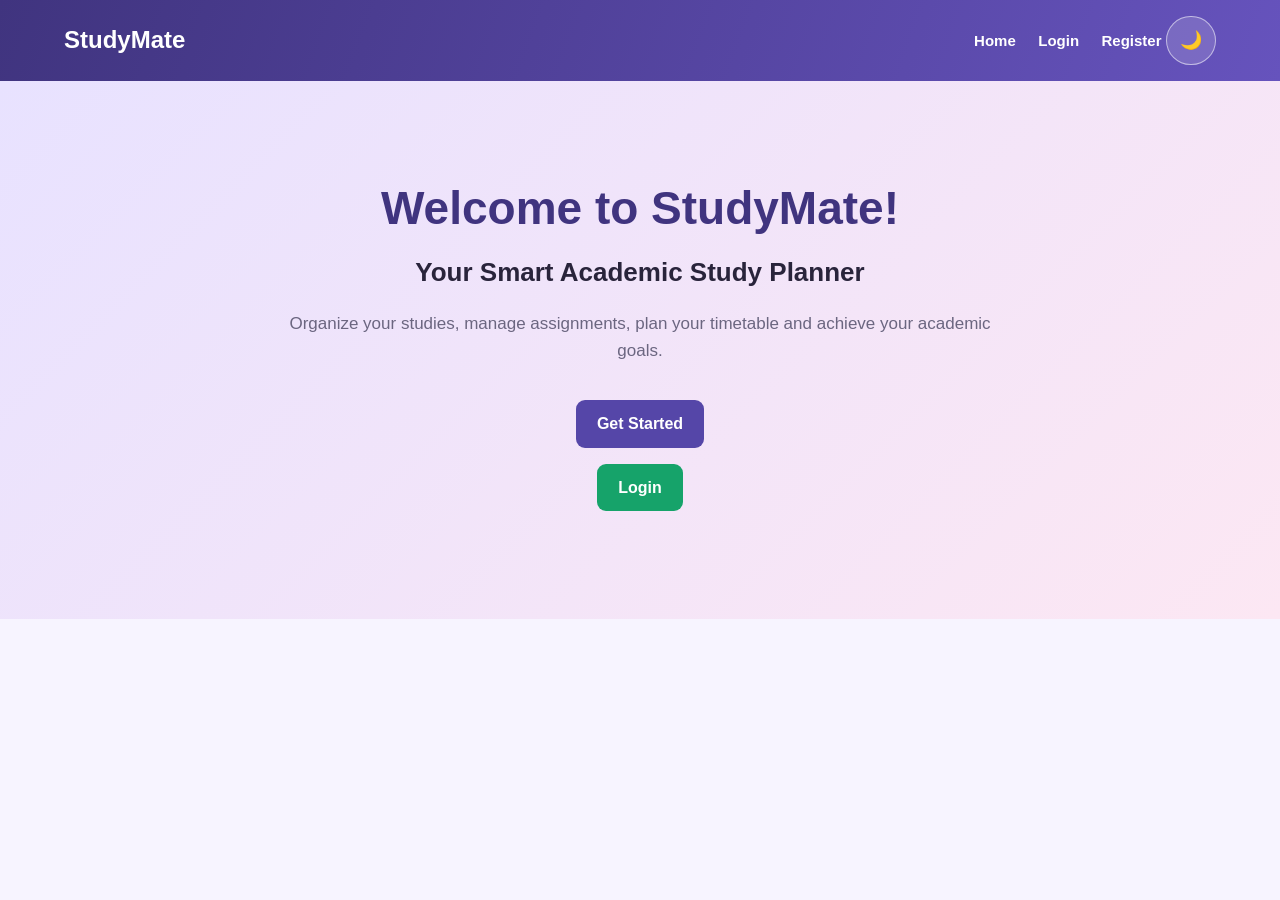
<file: index.html>
<!DOCTYPE html>
<html>
<head>
    <title>StudyMate - Student Planner</title>
    <link rel="stylesheet" href="style.css">
</head>

<body>

    <!-- Navigation Bar -->
    <nav>
        <h2>StudyMate</h2>

        <div>
            <a href="index.html">Home</a>
            <a href="login.html">Login</a>
            <a href="signup.html">Register</a>

            <!-- Dark / Light Mode Button -->
            <button id="themeToggle" type="button">🌙</button>
        </div>
    </nav>

    <!-- Landing Page -->
    <section class="hero">

        <h1 id="welcome">Welcome to StudyMate!</h1>

        <h3>Your Smart Academic Study Planner</h3>

        <p>
            Organize your studies, manage assignments,
            plan your timetable and achieve your academic goals.
        </p>

        <a href="signup.html" class="btn">Get Started</a>

        <a href="login.html" class="btn login-btn">Login</a>

    </section>

    <!-- Dark / Light Mode JavaScript -->
    <script>
    document.addEventListener("DOMContentLoaded", function () {

        const themeToggle = document.getElementById("themeToggle");

        const savedTheme = localStorage.getItem("theme") || "light";

        document.body.classList.toggle(
            "dark-mode",
            savedTheme === "dark"
        );

        themeToggle.textContent =
            savedTheme === "dark" ? "☀️" : "🌙";

        themeToggle.addEventListener("click", function () {

            const isDark = document.body.classList.toggle("dark-mode");

            localStorage.setItem(
                "theme",
                isDark ? "dark" : "light"
            );

            themeToggle.textContent = isDark ? "☀️" : "🌙";

        });

    });
    </script>

</body>
</html>
</file>
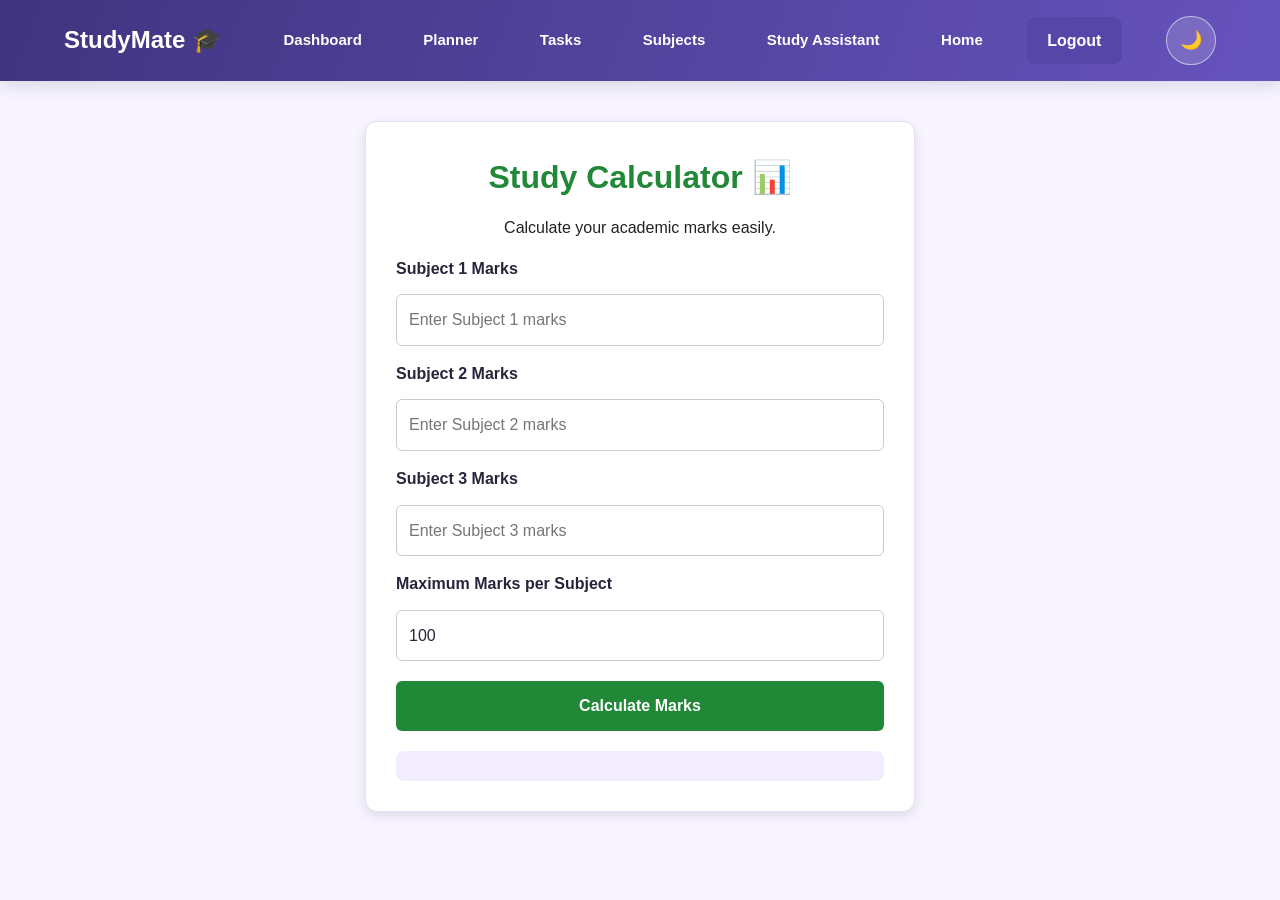
<file: calculator.html>
<!DOCTYPE html>
<html lang="en">

<head>
    <meta charset="UTF-8">
    <meta name="viewport" content="width=device-width, initial-scale=1.0">

    <title>Study Calculator - StudyMate</title>

    <link rel="stylesheet" href="style.css">

    <style>
        .calculator-container {
            max-width: 550px;
            margin: 40px auto;
            padding: 30px;
            background: white;
            color: #222;
            border-radius: 12px;
            box-shadow: 0 4px 12px rgba(0,0,0,0.1);
        }

        body.dark-mode .calculator-container {
            background: #1e1e1e;
            color: white;
        }

        .calculator-container h1 {
            text-align: center;
            color: #218838;
        }

        .calculator-container p {
            text-align: center;
        }

        .calculator-container label {
            display: block;
            margin-top: 15px;
            font-weight: bold;
        }

        .calculator-container input {
            width: 100%;
            box-sizing: border-box;
            padding: 12px;
            margin-top: 7px;
            border: 1px solid #ccc;
            border-radius: 6px;
        }

        .calculator-container button {
            width: 100%;
            padding: 12px;
            margin-top: 20px;
            background: #218838;
            color: white;
            border: none;
            border-radius: 6px;
            cursor: pointer;
            font-size: 16px;
        }

        .calculator-container button:hover {
            background: #155d27;
        }

        #calculatorResult {
            margin-top: 20px;
            padding: 15px;
            border-radius: 8px;
            font-weight: bold;
            text-align: center;
        }

        @media (max-width: 600px) {
            .calculator-container {
                margin: 20px 10px;
                padding: 20px;
            }
        }
    </style>

</head>

<body>

<nav>

    <h2>StudyMate 🎓</h2>

    <a href="dashboard.html">Dashboard</a>
    <a href="planner.html">Planner</a>
    <a href="tasks.html">Tasks</a>
    <a href="subjects.html">Subjects</a>
    <a href="chatbot.html">Study Assistant</a>
    <a href="index.html">Home</a>

    <button id="logout">Logout</button>

    <button id="themeToggle">🌙 Dark Mode</button>

</nav>

<div class="calculator-container">

    <h1>Study Calculator 📊</h1>

    <p>Calculate your academic marks easily.</p>

    <form id="calculatorForm">

        <label for="mark1">Subject 1 Marks</label>
        <input type="number" id="mark1"
        min="0" step="any" placeholder="Enter Subject 1 marks" required>

        <label for="mark2">Subject 2 Marks</label>
        <input type="number" id="mark2"
        min="0" step="any" placeholder="Enter Subject 2 marks" required>

        <label for="mark3">Subject 3 Marks</label>
        <input type="number" id="mark3"
        min="0" step="any" placeholder="Enter Subject 3 marks" required>

        <label for="maxMarks">Maximum Marks per Subject</label>
        <input type="number" id="maxMarks"
        value="100" min="1" step="any" required>

        <button type="submit">Calculate Marks</button>

    </form>

    <div id="calculatorResult"></div>

</div>

<script src="script.js"></script>

</body>
</html>
</file>
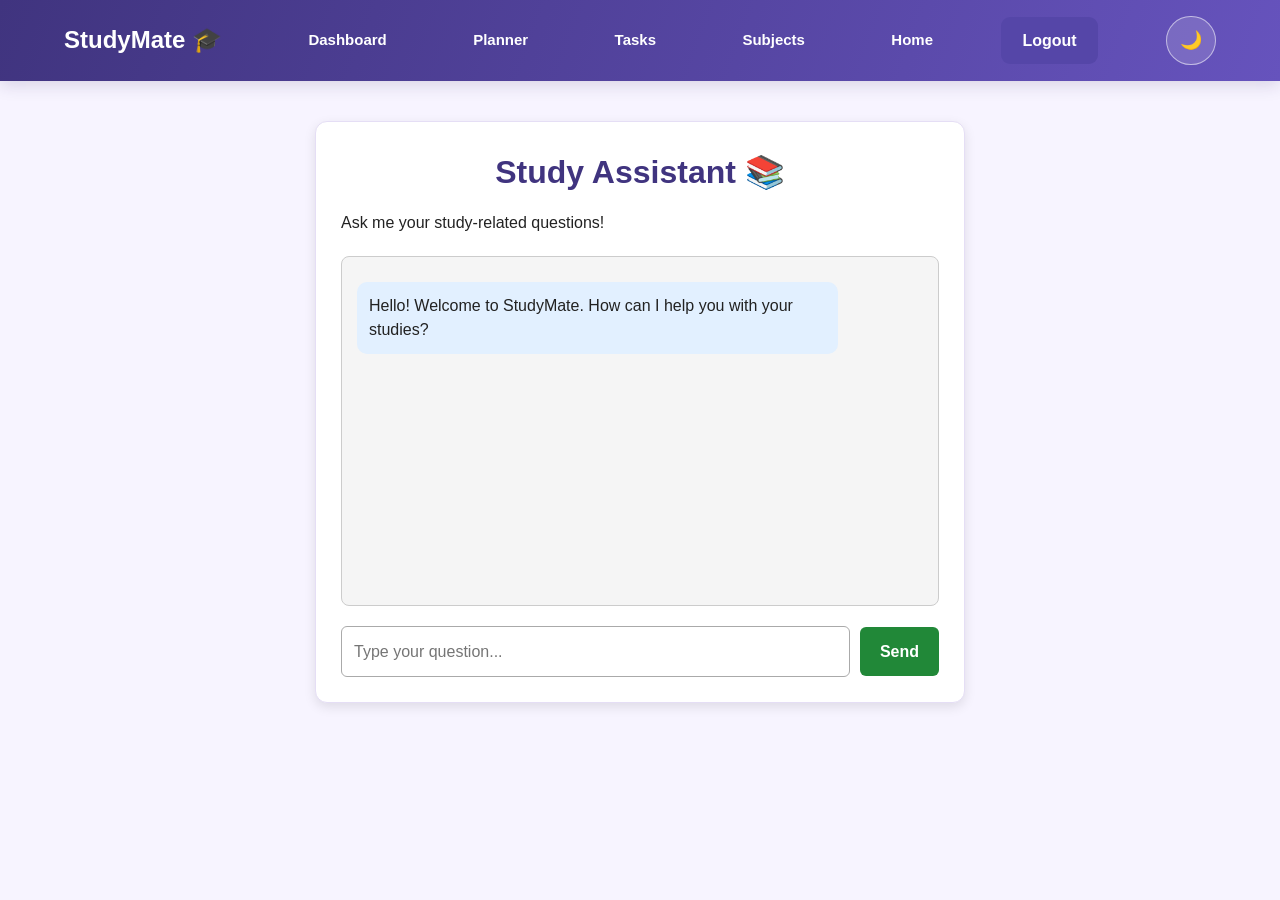
<file: chatbot.html>
<!DOCTYPE html>
<html lang="en">
<head>
    <meta charset="UTF-8">
    <meta name="viewport" content="width=device-width, initial-scale=1.0">

    <title>Study Chatbot - StudyMate</title>

    <link rel="stylesheet" href="style.css">

    <style>
        .chat-container {
            max-width: 650px;
            margin: 40px auto;
            padding: 25px;
            background: white;
            color: #222;
            border-radius: 12px;
            box-shadow: 0 4px 12px rgba(0,0,0,0.1);
        }

        body.dark-mode .chat-container {
            background: #1e1e1e;
            color: white;
        }

        .chat-messages {
            height: 350px;
            overflow-y: auto;
            padding: 15px;
            margin: 20px 0;
            border: 1px solid #ccc;
            border-radius: 8px;
            background: #f5f5f5;
        }

        body.dark-mode .chat-messages {
            background: #292929;
            border-color: #555;
        }

        .bot-message, .user-message {
            padding: 12px;
            margin: 10px 0;
            border-radius: 10px;
            max-width: 85%;
            line-height: 1.5;
        }

        .bot-message {
            background: #e2f0ff;
            color: #222;
            text-align: left;
        }

        .user-message {
            background: #218838;
            color: white;
            margin-left: auto;
            text-align: right;
        }

        .chat-input {
            display: flex;
            gap: 10px;
        }

        .chat-input input {
            flex: 1;
            min-width: 0;
            padding: 12px;
            border: 1px solid #aaa;
            border-radius: 6px;
        }

        .chat-input button {
            padding: 12px 20px;
            background: #218838;
            color: white;
            border: none;
            border-radius: 6px;
            cursor: pointer;
        }

        .chat-input button:hover {
            background: #155d27;
        }

        .theme-button {
            padding: 8px 12px;
            border: none;
            border-radius: 6px;
            cursor: pointer;
        }

        @media (max-width: 600px) {
            .chat-container {
                margin: 20px 10px;
                padding: 15px;
            }

            .chat-input {
                flex-wrap: wrap;
            }

            .chat-input button {
                width: 100%;
            }
        }
    </style>
</head>

<body>

<nav>
    <h2>StudyMate 🎓</h2>

    <a href="dashboard.html">Dashboard</a>
    <a href="planner.html">Planner</a>
    <a href="tasks.html">Tasks</a>
    <a href="subjects.html">Subjects</a>
    <a href="index.html">Home</a>

    <button id="logout">Logout</button>
    <button id="themeToggle" class="theme-button">🌙 Dark Mode</button>
</nav>

<div class="chat-container">

    <h1>Study Assistant 📚</h1>

    <p>Ask me your study-related questions!</p>

    <div id="chatMessages" class="chat-messages">

        <div class="bot-message">
            Hello! Welcome to StudyMate.
            How can I help you with your studies?
        </div>

    </div>

    <div class="chat-input">

        <input
            type="text"
            id="userMessage"
            placeholder="Type your question..."
        >

        <button id="sendMessage">Send</button>

    </div>

</div>

<script src="script.js"></script>

<script>
    const savedTheme = localStorage.getItem("theme") || "light";

    document.body.classList.toggle(
        "dark-mode",
        savedTheme === "dark"
    );

    function updateThemeButton() {
        themeButton.textContent =
            document.body.classList.contains("dark-mode")
            ? "☀️ Light Mode"
            : "🌙 Dark Mode";
    }

    updateThemeButton();

    themeButton.addEventListener("click", function() {

        document.body.classList.toggle("dark-mode");

        const currentTheme =
            document.body.classList.contains("dark-mode")
            ? "dark"
            : "light";

        localStorage.setItem("theme", currentTheme);

        updateThemeButton();
    });
</script>

</body>
</html>
</file>
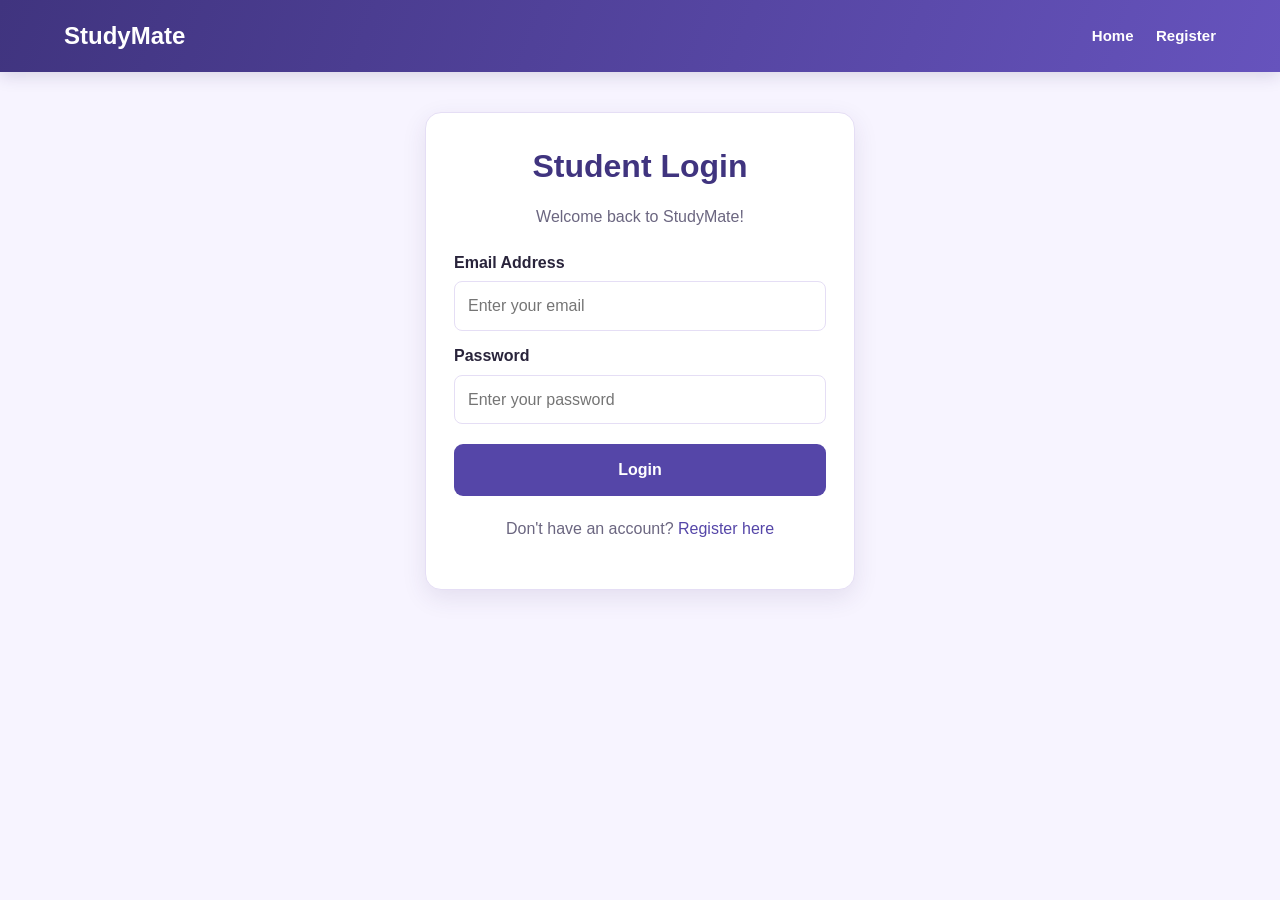
<file: login.html>
<!DOCTYPE html>
<html>
<head>
    <title>StudyMate - Login</title>
    <link rel="stylesheet" href="style.css">
</head>

<body>

    <nav>
        <h2>StudyMate</h2>

        <div>
            <a href="index.html">Home</a>
            <a href="signup.html">Register</a>
        </div>
    </nav>

    <div class="register-container">

        <h1>Student Login</h1>

        <p>Welcome back to StudyMate!</p>

        <form id="loginForm">

            <label>Email Address</label>
            <input type="email" id="loginEmail"
            placeholder="Enter your email" required>

            <label>Password</label>
            <input type="password" id="loginPassword"
            placeholder="Enter your password" required>

            <button type="submit">Login</button>

        </form>

        <p id="loginMessage"></p>

        <p>Don't have an account?
            <a href="signup.html">Register here</a>
        </p>

    </div>

    <script src="script.js"></script>

</body>
</html>
</file>
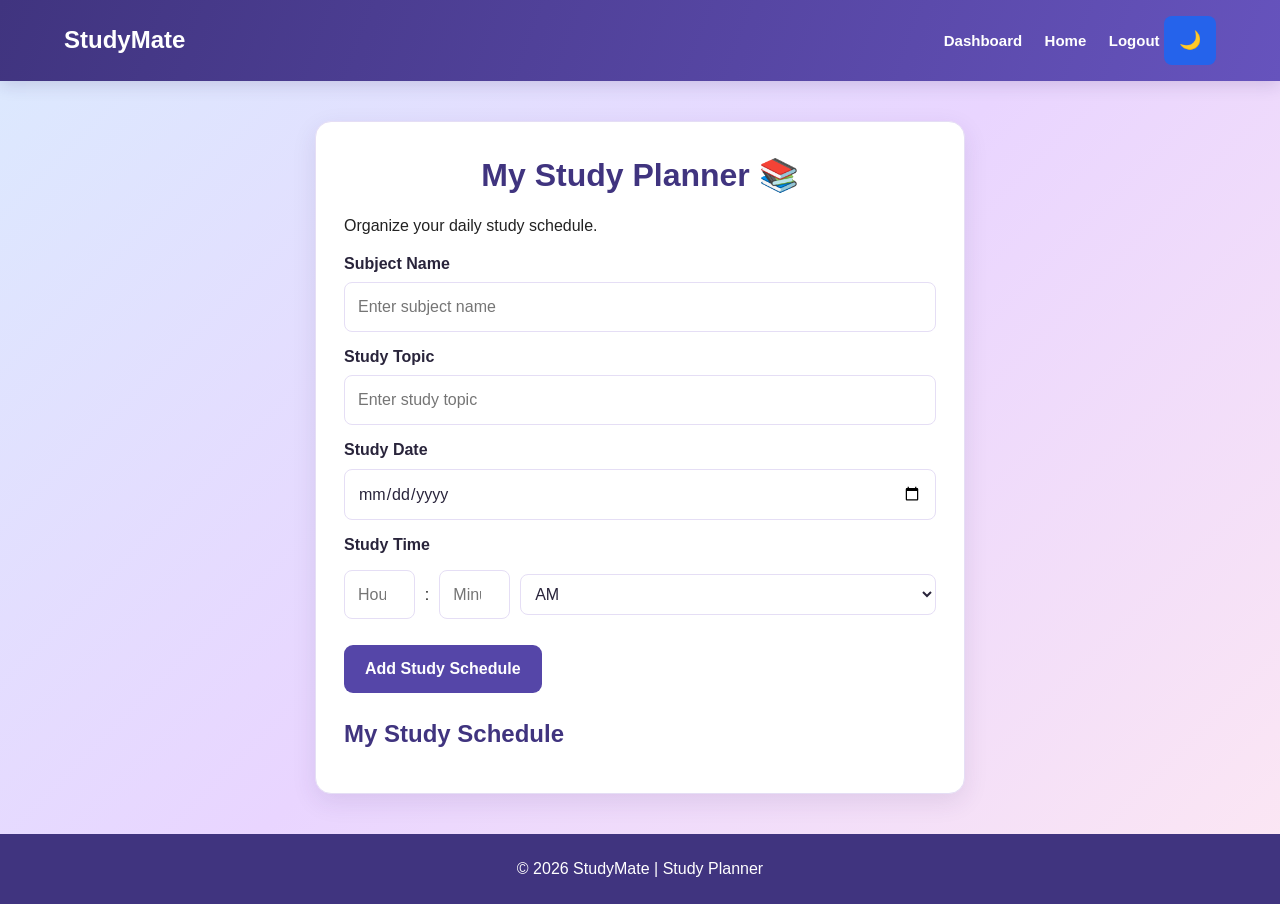
<file: planner.html>
<!DOCTYPE html>
<html lang="en">

<head>
    <meta charset="UTF-8">
    <meta name="viewport" content="width=device-width, initial-scale=1.0">

    <title>StudyMate - Study Planner</title>

    <link rel="stylesheet" href="style.css">

    <style>
        /* LIGHT MODE */
        body {
            background: linear-gradient(135deg, #dbeafe, #e9d5ff, #fce7f3);
            color: #222;
            transition: background 0.3s, color 0.3s;
        }

        /* DARK MODE */
        body.dark-mode {
            background: #121212;
            color: white;
        }

        body.dark-mode nav {
            background: #1f1f1f;
            color: white;
        }

        body.dark-mode nav a,
        body.dark-mode nav h2 {
            color: white;
        }

        body.dark-mode .planner-container {
            background: #252525;
            color: white;
        }

        body.dark-mode h1,
        body.dark-mode h2,
        body.dark-mode p,
        body.dark-mode label {
            color: white;
        }

        body.dark-mode input,
        body.dark-mode select {
            background: #333;
            color: white;
            border: 1px solid #666;
        }

        body.dark-mode .schedule-item {
            background: #333;
            color: white;
        }

        /* THEME BUTTON */
        #themeToggle {
            padding: 10px 15px;
            border: none;
            border-radius: 8px;
            background: #2563eb;
            color: white;
            cursor: pointer;
        }

        /* TIME INPUT */
        .time-input {
            display: flex;
            align-items: center;
            gap: 10px;
        }

        .time-input input {
            width: 90px;
        }

        .time-input select {
            padding: 10px;
        }

        /* MOBILE RESPONSIVE */
        @media (max-width: 600px) {
            .time-input {
                flex-wrap: wrap;
            }

            nav {
                flex-wrap: wrap;
                gap: 10px;
            }
        }
    </style>
</head>

<body>

    <!-- Navigation Bar -->
    <nav>

        <h2>StudyMate</h2>

        <div>
            <a href="dashboard.html">Dashboard</a>
            <a href="index.html">Home</a>
            <a href="#" id="logout">Logout</a>

            <button type="button" id="themeToggle">
                🌙 Dark Mode
            </button>
        </div>

    </nav>

    <!-- Study Planner -->
    <main class="planner-container">

        <h1>My Study Planner 📚</h1>

        <p>Organize your daily study schedule.</p>

        <!-- Planner Form -->
        <form id="plannerForm">

            <label for="subject">Subject Name</label>

            <input
                type="text"
                id="subject"
                placeholder="Enter subject name"
                required
            >

            <label for="topic">Study Topic</label>

            <input
                type="text"
                id="topic"
                placeholder="Enter study topic"
                required
            >

            <label for="studyDate">Study Date</label>

            <input
                type="date"
                id="studyDate"
                required
            >

            <label>Study Time</label>

            <div class="time-input">

                <input
                    type="number"
                    id="studyHour"
                    placeholder="Hour"
                    min="1"
                    max="12"
                    required
                >

                <span>:</span>

                <input
                    type="number"
                    id="studyMinute"
                    placeholder="Minute"
                    min="0"
                    max="59"
                    required
                >

                <select id="studyPeriod" required>
                    <option value="AM">AM</option>
                    <option value="PM">PM</option>
                </select>

            </div>

            <button type="submit">
                Add Study Schedule
            </button>

        </form>

        <!-- Schedule List -->
        <h2>My Study Schedule</h2>

        <div id="scheduleList"></div>

    </main>

    <!-- Footer -->
    <footer>
        <p>© 2026 StudyMate | Study Planner</p>
    </footer>

    <!-- Shared JavaScript -->
    <script src="script.js"></script>

    <!-- Light and Dark Mode -->
    <script>


        const savedTheme = localStorage.getItem("theme") || "light";

        document.body.classList.toggle(
            "dark-mode",
            savedTheme === "dark"
        );

        function updateThemeButton() {

            if (document.body.classList.contains("dark-mode")) {
                themeButton.textContent = "☀️ Light Mode";
            } else {
                themeButton.textContent = "🌙 Dark Mode";
            }

        }

        updateThemeButton();

        themeButton.addEventListener("click", function() {

            document.body.classList.toggle("dark-mode");

            const currentTheme =
                document.body.classList.contains("dark-mode")
                    ? "dark"
                    : "light";

            localStorage.setItem("theme", currentTheme);

            updateThemeButton();

        });

    </script>

</body>
</html>
</file>
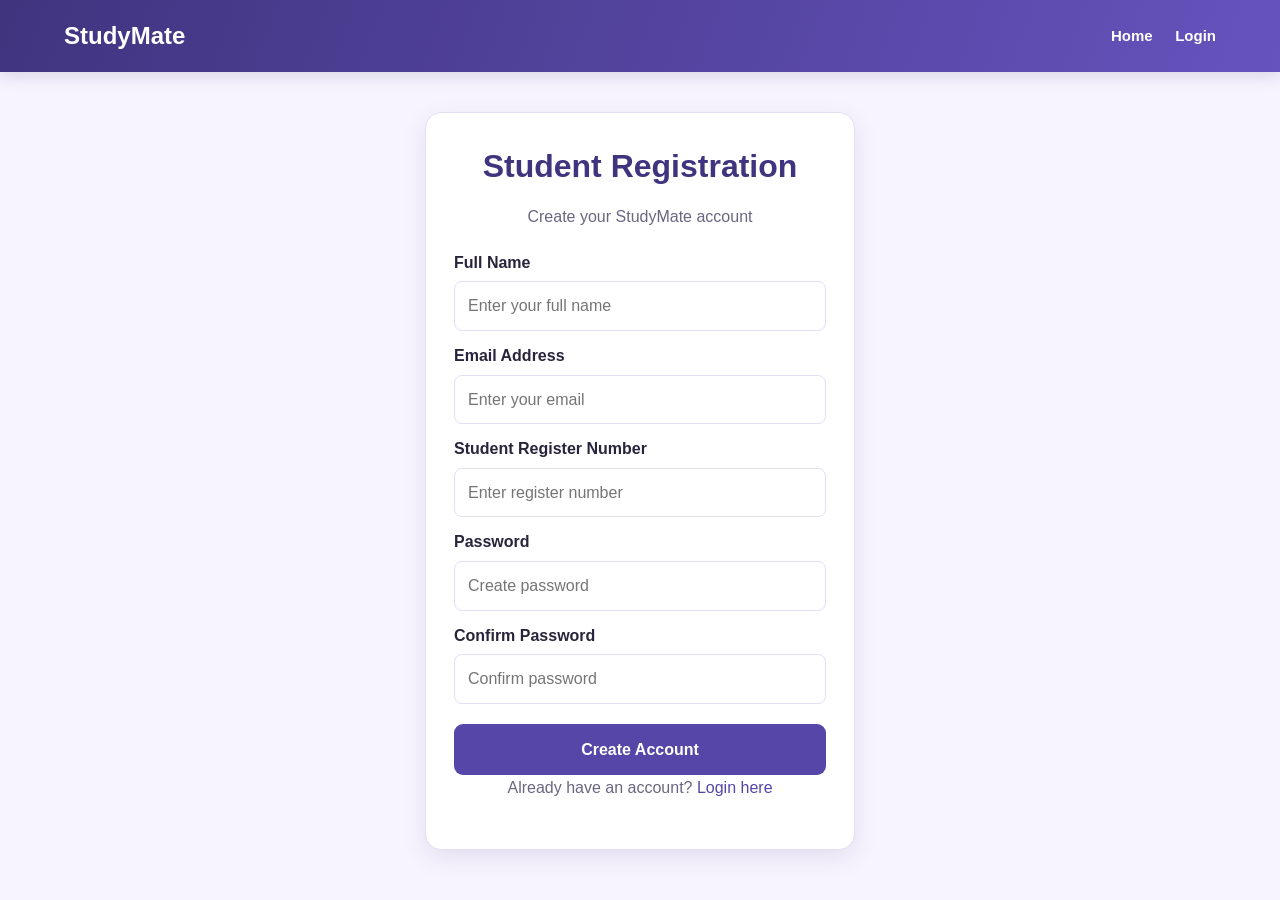
<file: signup.html>
<!DOCTYPE html>
<html>
<head>
    <title>StudyMate - Registration</title>
    <link rel="stylesheet" href="style.css">
</head>

<body>

    <nav>
        <h2>StudyMate</h2>

        <div>
            <a href="index.html">Home</a>
            <a href="login.html">Login</a>
        </div>
    </nav>

    <div class="register-container">

        <h1>Student Registration</h1>
        <p>Create your StudyMate account</p>

        <form id="registerForm">

            <label>Full Name</label>
            <input type="text" id="name"
            placeholder="Enter your full name" required>

            <label>Email Address</label>
            <input type="email" id="email"
            placeholder="Enter your email" required>

            <label>Student Register Number</label>
            <input type="text" id="regno"
            placeholder="Enter register number" required>

            <label>Password</label>
            <input type="password" id="password"
            placeholder="Create password" required>

            <label>Confirm Password</label>
            <input type="password" id="confirmPassword"
            placeholder="Confirm password" required>

            <button type="submit">Create Account</button>

        </form>

        <p>Already have an account?
            <a href="login.html">Login here</a>
        </p>

        <p id="message"></p>

    </div>

    <script src="script.js"></script>

</body>
</html>
</file>
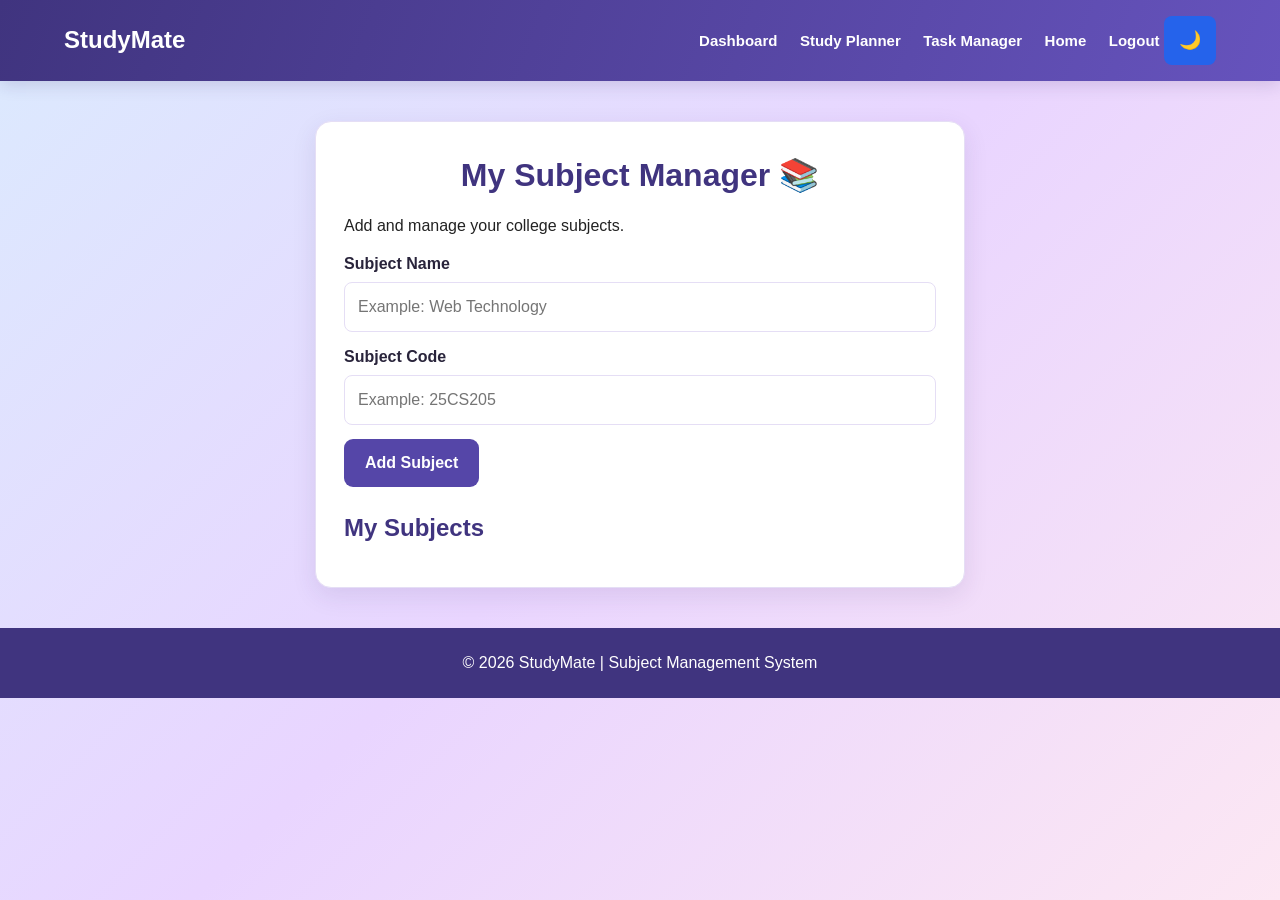
<file: subjects.html>
<!DOCTYPE html>
<html lang="en">

<head>
    <meta charset="UTF-8">
    <meta name="viewport" content="width=device-width, initial-scale=1.0">

    <title>Subject Manager - StudyMate</title>

    <link rel="stylesheet" href="style.css">

    <style>

        /* LIGHT MODE */
        body {
            background: linear-gradient(135deg, #dbeafe, #e9d5ff, #fce7f3);
            color: #222;
            transition: background 0.3s, color 0.3s;
        }

        /* DARK MODE */
        body.dark-mode {
            background: #121212;
            color: white;
        }

        body.dark-mode nav {
            background: #1f1f1f;
            color: white;
        }

        body.dark-mode nav h2,
        body.dark-mode nav a {
            color: white;
        }

        body.dark-mode .planner-container {
            background: #252525;
            color: white;
        }

        body.dark-mode h1,
        body.dark-mode h2,
        body.dark-mode h3,
        body.dark-mode p,
        body.dark-mode label {
            color: white;
        }

        body.dark-mode input {
            background: #333;
            color: white;
            border: 1px solid #666;
        }

        body.dark-mode .subject-item {
            background: #333;
            color: white;
        }

        /* THEME BUTTON */
        #themeToggle {
            padding: 10px 15px;
            border: none;
            border-radius: 8px;
            background: #2563eb;
            color: white;
            cursor: pointer;
            font-weight: bold;
        }

        #themeToggle:hover {
            background: #1d4ed8;
        }

        /* SUBJECT ITEM */
        .subject-item {
            padding: 15px;
            margin: 15px 0;
            border-radius: 10px;
            background: white;
            box-shadow: 0 2px 8px rgba(0, 0, 0, 0.1);
        }

        /* MOBILE RESPONSIVE */
        @media (max-width: 600px) {

            nav {
                display: flex;
                flex-wrap: wrap;
                gap: 12px;
            }

            .planner-container {
                width: 95%;
                padding: 15px;
            }

        }

    </style>
</head>

<body>

    <!-- Navigation Bar -->
    <nav>

        <h2>StudyMate</h2>

        <div>
            <a href="dashboard.html">Dashboard</a>
            <a href="planner.html">Study Planner</a>
            <a href="tasks.html">Task Manager</a>
            <a href="index.html">Home</a>
            <a href="#" id="logout">Logout</a>

            <button type="button" id="themeToggle">
                🌙 Dark Mode
            </button>
        </div>

    </nav>

    <!-- Subject Manager -->
    <main class="planner-container">

        <h1>My Subject Manager 📚</h1>

        <p>Add and manage your college subjects.</p>

        <!-- Subject Form -->
        <form id="subjectForm">

            <label for="subjectName">Subject Name</label>

            <input
                type="text"
                id="subjectName"
                placeholder="Example: Web Technology"
                required
            >

            <label for="subjectCode">Subject Code</label>

            <input
                type="text"
                id="subjectCode"
                placeholder="Example: 25CS205"
                required
            >

            <button type="submit">
                Add Subject
            </button>

        </form>

        <!-- Subject List -->
        <h2>My Subjects</h2>

        <div id="subjectList"></div>

    </main>

    <!-- Footer -->
    <footer>
        <p>© 2026 StudyMate | Subject Management System</p>
    </footer>

    <!-- Shared JavaScript -->
    <script src="script.js"></script>

    <!-- Light and Dark Mode -->
    <script>


        // Get saved theme
        const savedTheme = localStorage.getItem("theme") || "light";

        // Apply saved theme
        document.body.classList.toggle(
            "dark-mode",
            savedTheme === "dark"
        );

        // Update button text
        function updateThemeButton() {

            if (document.body.classList.contains("dark-mode")) {
                themeButton.textContent = "☀️ Light Mode";
            } else {
                themeButton.textContent = "🌙 Dark Mode";
            }

        }

        updateThemeButton();

        // Change theme
        themeButton.addEventListener("click", function() {

            document.body.classList.toggle("dark-mode");

            const currentTheme =
                document.body.classList.contains("dark-mode")
                    ? "dark"
                    : "light";

            localStorage.setItem("theme", currentTheme);

            updateThemeButton();

        });

    </script>

</body>
</html>
</file>
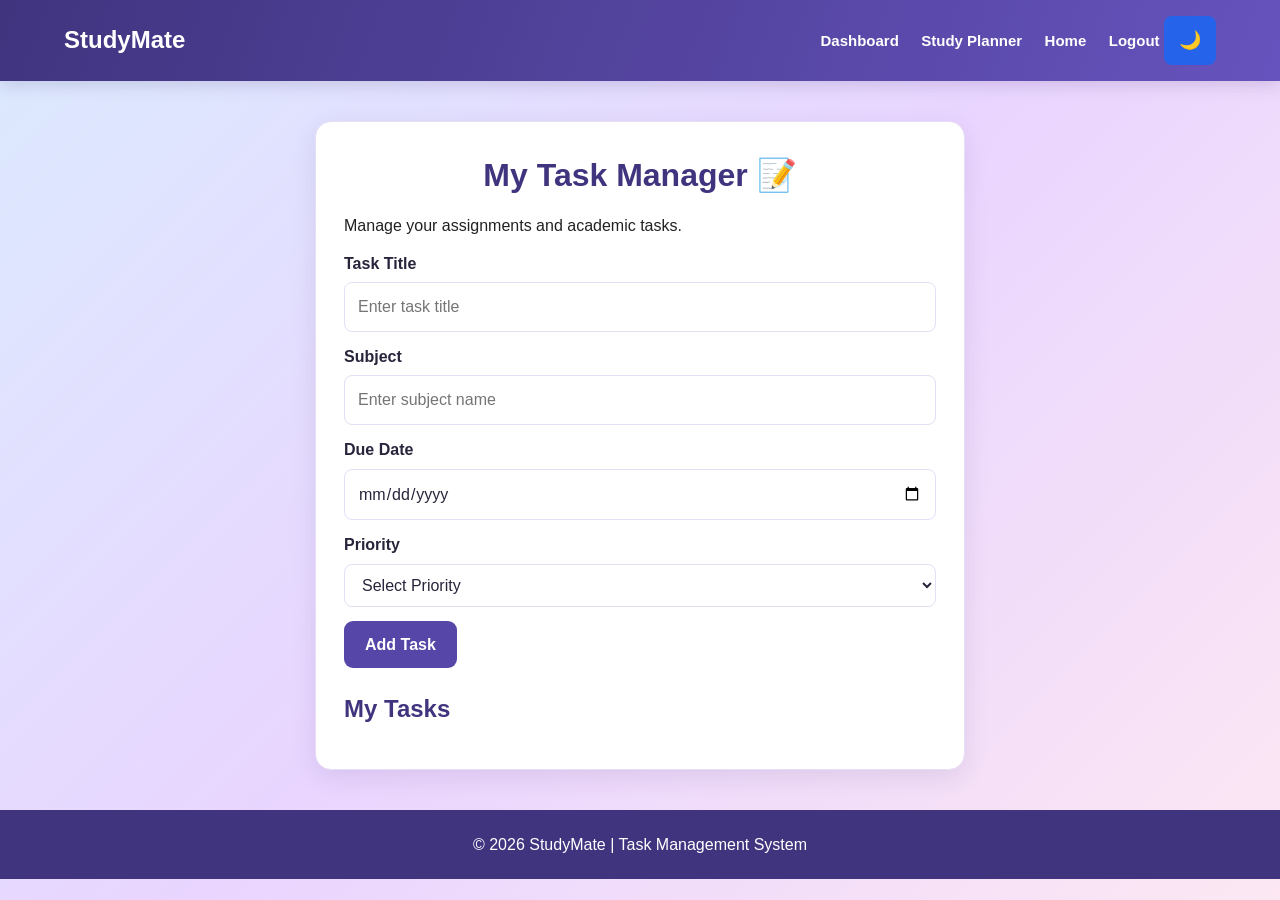
<file: tasks.html>
<!DOCTYPE html>
<html lang="en">

<head>
    <meta charset="UTF-8">
    <meta name="viewport" content="width=device-width, initial-scale=1.0">

    <title>Task Manager - StudyMate</title>

    <link rel="stylesheet" href="style.css">

    <style>

        /* LIGHT MODE */
        body {
            background: linear-gradient(135deg, #dbeafe, #e9d5ff, #fce7f3);
            color: #222;
            transition: background 0.3s, color 0.3s;
        }

        /* DARK MODE */
        body.dark-mode {
            background: #121212;
            color: white;
        }

        body.dark-mode nav {
            background: #1f1f1f;
            color: white;
        }

        body.dark-mode nav h2,
        body.dark-mode nav a {
            color: white;
        }

        body.dark-mode .planner-container {
            background: #252525;
            color: white;
        }

        body.dark-mode h1,
        body.dark-mode h2,
        body.dark-mode h3,
        body.dark-mode p,
        body.dark-mode label {
            color: white;
        }

        body.dark-mode input,
        body.dark-mode select {
            background: #333;
            color: white;
            border: 1px solid #666;
        }

        body.dark-mode .task-item {
            background: #333;
            color: white;
        }

        /* THEME BUTTON */
        #themeToggle {
            padding: 10px 15px;
            border: none;
            border-radius: 8px;
            background: #2563eb;
            color: white;
            cursor: pointer;
            font-weight: bold;
        }

        #themeToggle:hover {
            background: #1d4ed8;
        }

        /* TASK ITEMS */
        .task-item {
            padding: 15px;
            margin: 15px 0;
            border-radius: 10px;
            background: white;
            box-shadow: 0 2px 8px rgba(0, 0, 0, 0.1);
        }

        .completed-task {
            text-decoration: line-through;
            opacity: 0.6;
        }

        /* MOBILE RESPONSIVE */
        @media (max-width: 600px) {

            nav {
                display: flex;
                flex-wrap: wrap;
                gap: 12px;
            }

            .planner-container {
                width: 95%;
                padding: 15px;
            }

        }

    </style>
</head>

<body>

    <!-- Navigation Bar -->
    <nav>

        <h2>StudyMate</h2>

        <div>
            <a href="dashboard.html">Dashboard</a>
            <a href="planner.html">Study Planner</a>
            <a href="index.html">Home</a>
            <a href="#" id="logout">Logout</a>

            <button type="button" id="themeToggle">
                🌙 Dark Mode
            </button>
        </div>

    </nav>

    <!-- Task Manager -->
    <main class="planner-container">

        <h1>My Task Manager 📝</h1>

        <p>Manage your assignments and academic tasks.</p>

        <!-- Task Form -->
        <form id="taskForm">

            <label for="taskTitle">Task Title</label>

            <input
                type="text"
                id="taskTitle"
                placeholder="Enter task title"
                required
            >

            <label for="taskSubject">Subject</label>

            <input
                type="text"
                id="taskSubject"
                placeholder="Enter subject name"
                required
            >

            <label for="taskDate">Due Date</label>

            <input
                type="date"
                id="taskDate"
                required
            >

            <label for="taskPriority">Priority</label>

            <select id="taskPriority" required>

                <option value="">Select Priority</option>
                <option value="High">High</option>
                <option value="Medium">Medium</option>
                <option value="Low">Low</option>

            </select>

            <button type="submit">
                Add Task
            </button>

        </form>

        <!-- Task List -->
        <h2>My Tasks</h2>

        <div id="taskList"></div>

    </main>

    <!-- Footer -->
    <footer>
        <p>© 2026 StudyMate | Task Management System</p>
    </footer>

    <!-- Existing JavaScript -->
    <script src="script.js"></script>

    <!-- Light and Dark Mode -->
    <script>


        // Get saved theme
        const savedTheme = localStorage.getItem("theme") || "light";

        // Apply saved theme
        document.body.classList.toggle(
            "dark-mode",
            savedTheme === "dark"
        );

        // Update button text
        function updateThemeButton() {

            if (document.body.classList.contains("dark-mode")) {
                themeButton.textContent = "☀️ Light Mode";
            } else {
                themeButton.textContent = "🌙 Dark Mode";
            }

        }

        updateThemeButton();

        // Change theme
        themeButton.addEventListener("click", function() {

            document.body.classList.toggle("dark-mode");

            const currentTheme =
                document.body.classList.contains("dark-mode")
                    ? "dark"
                    : "light";

            localStorage.setItem("theme", currentTheme);

            updateThemeButton();

        });

    </script>

</body>
</html>
</file>
<file: style.css>
/* =========================================================
   STUDYMATE - COMPLETE CONSOLIDATED STYLESHEET
   Save this file as: style.css
   ========================================================= */

/* 1. THEME VARIABLES AND RESET */
:root {
    --primary: #5546a8;
    --primary-dark: #40347f;
    --secondary: #8b5cf6;
    --accent: #ec4899;
    --success: #16a36a;
    --danger: #dc3545;
    --page-bg: #f7f4ff;
    --surface: #ffffff;
    --surface-soft: #f1edff;
    --text: #29243b;
    --muted: #6b6680;
    --border: #e5def5;
    --shadow: 0 8px 24px rgba(55, 40, 100, 0.10);
    --radius: 16px;
}

* {
    margin: 0;
    padding: 0;
    box-sizing: border-box;
}

html {
    scroll-behavior: smooth;
}

body {
    min-height: 100vh;
    font-family: Arial, Helvetica, sans-serif;
    line-height: 1.6;
    color: var(--text);
    background: var(--page-bg);
    transition: background-color 0.3s ease, color 0.3s ease;
}

img {
    max-width: 100%;
    height: auto;
}

a {
    color: var(--primary);
    text-decoration: none;
}

button,
input,
select,
textarea {
    font: inherit;
}

button {
    cursor: pointer;
}

/* 2. NAVIGATION */
nav,
.main-nav {
    width: 100%;
    min-height: 72px;
    padding: 16px 5%;
    display: flex;
    align-items: center;
    justify-content: space-between;
    gap: 20px;
    color: #ffffff;
    background: linear-gradient(110deg, #40347f, #6653bd);
    box-shadow: 0 4px 16px rgba(40, 30, 85, 0.15);
}

nav h2,
.main-nav h2 {
    color: #ffffff;
    font-size: 24px;
    line-height: 1.2;
}

nav a,
.nav-links a {
    display: inline-block;
    margin-left: 18px;
    color: #ffffff;
    font-size: 15px;
    font-weight: 600;
    transition: opacity 0.2s ease, transform 0.2s ease;
}

nav a:hover,
.nav-links a:hover {
    opacity: 0.8;
    transform: translateY(-2px);
}

.nav-links {
    display: flex;
    align-items: center;
    flex-wrap: wrap;
    gap: 8px;
}

/* 3. THEME TOGGLE */
#themeToggle,
.theme-toggle {
    min-width: 42px;
    min-height: 42px;
    padding: 9px 13px;
    border: 1px solid rgba(255, 255, 255, 0.55);
    border-radius: 50px;
    color: #ffffff;
    background: rgba(255, 255, 255, 0.15);
    font-size: 18px;
    cursor: pointer;
    transition: background 0.2s ease, transform 0.2s ease;
}

#themeToggle:hover,
.theme-toggle:hover {
    background: rgba(255, 255, 255, 0.28);
    transform: scale(1.04);
}

/* 4. LANDING / HERO SECTION */
.hero {
    min-height: 420px;
    padding: 100px 20px;
    display: flex;
    flex-direction: column;
    align-items: center;
    justify-content: center;
    text-align: center;
    background: linear-gradient(135deg, #e8e2ff, #fce7f3);
}

.hero h1 {
    margin-bottom: 16px;
    color: var(--primary-dark);
    font-size: clamp(30px, 5vw, 46px);
    line-height: 1.2;
}

.hero h2,
.hero h3 {
    margin-bottom: 16px;
    color: var(--text);
    font-size: clamp(20px, 3vw, 26px);
}

.hero p {
    max-width: 720px;
    margin-bottom: 28px;
    color: var(--muted);
    font-size: 17px;
}

/* 5. BUTTONS */
.btn,
button,
.explore-btn {
    display: inline-block;
    padding: 11px 21px;
    border: none;
    border-radius: 9px;
    color: #ffffff;
    background: var(--primary);
    font-weight: 600;
    text-align: center;
    transition: background 0.2s ease, transform 0.2s ease, box-shadow 0.2s ease;
}

.btn {
    margin: 8px;
}

.btn:hover,
button:hover,
.explore-btn:hover {
    background: var(--primary-dark);
    transform: translateY(-2px);
    box-shadow: 0 5px 14px rgba(64, 52, 127, 0.18);
}

.login-btn {
    background: var(--success);
}

.login-btn:hover {
    background: #128454;
}

.delete-btn,
.task-item .delete-btn {
    padding: 8px 13px;
    background: var(--danger);
}

.delete-btn:hover,
.task-item .delete-btn:hover {
    background: #b92535;
}

/* 6. REGISTRATION AND FORM CONTAINERS */
.register-container,
.calculator-container,
.planner-container,
.chat-container {
    width: min(92%, 650px);
    margin: 40px auto;
    padding: 28px;
    border: 1px solid var(--border);
    border-radius: var(--radius);
    background: var(--surface);
    box-shadow: var(--shadow);
}

.register-container {
    max-width: 430px;
}

.register-container h1,
.calculator-container h1,
.planner-container h1,
.chat-container h1 {
    margin-bottom: 12px;
    color: var(--primary-dark);
    text-align: center;
}

.register-container p {
    margin-bottom: 20px;
    color: var(--muted);
    text-align: center;
}

label {
    display: block;
    margin: 12px 0 6px;
    color: var(--text);
    font-weight: 600;
}

input,
select,
textarea {
    width: 100%;
    padding: 11px 13px;
    border: 1px solid var(--border);
    border-radius: 8px;
    outline: none;
    color: var(--text);
    background: var(--surface);
    transition: border-color 0.2s ease, box-shadow 0.2s ease;
}

input:focus,
select:focus,
textarea:focus {
    border-color: var(--secondary);
    box-shadow: 0 0 0 3px rgba(139, 92, 246, 0.13);
}

.register-container button {
    width: 100%;
    margin-top: 20px;
    padding: 13px;
}

/* 7. DASHBOARD LAYOUT */
.dashboard-container {
    width: min(1200px, 92%);
    margin: 0 auto;
    padding: 36px 0 55px;
}

.dashboard-container > h1 {
    margin-bottom: 8px;
    color: var(--primary-dark);
}

.dashboard-container > p {
    margin-bottom: 28px;
    color: var(--muted);
}

.section-title {
    margin: 28px 0 18px;
    color: var(--primary-dark);
    font-size: 25px;
}

.section-description {
    margin-bottom: 20px;
    color: var(--muted);
}

/* 8. DASHBOARD SUMMARY CARDS */
.dashboard-cards,
.dashboard-stats,
.stats-container {
    display: grid;
    grid-template-columns: repeat(3, minmax(0, 1fr));
    gap: 20px;
    margin: 25px 0 38px;
}

.dash-card,
.dashboard-stats .module-card,
.stat-card {
    min-width: 0;
    padding: 24px;
    border: 1px solid var(--border);
    border-radius: var(--radius);
    background: var(--surface);
    box-shadow: var(--shadow);
    text-align: center;
    transition: transform 0.2s ease, box-shadow 0.2s ease;
}

.dash-card:hover,
.stat-card:hover,
.dashboard-stats .module-card:hover {
    transform: translateY(-4px);
    box-shadow: 0 12px 28px rgba(55, 40, 100, 0.14);
}

.dash-card h2,
.stat-card h2 {
    margin-bottom: 7px;
    color: var(--primary);
    font-size: 32px;
}

.dash-card p,
.stat-card p {
    color: var(--muted);
}

.stat-icon {
    margin-bottom: 10px;
    font-size: 30px;
}

.purple {
    border-top: 4px solid #8b5cf6;
}

.pink {
    border-top: 4px solid #ec4899;
}

.green {
    border-top: 4px solid #16a36a;
}

/* 9. MODULE / TOOL CARDS */
.module-container,
.module-grid,
.tools-grid {
    display: grid;
    grid-template-columns: repeat(3, minmax(0, 1fr));
    gap: 20px;
}

.module-card,
.tool-card {
    min-width: 0;
    padding: 24px;
    border: 1px solid var(--border);
    border-radius: var(--radius);
    background: var(--surface);
    box-shadow: var(--shadow);
    transition: transform 0.2s ease, box-shadow 0.2s ease;
}

.module-card:hover,
.tool-card:hover {
    transform: translateY(-4px);
    box-shadow: 0 12px 28px rgba(55, 40, 100, 0.14);
}

.module-card h3,
.tool-card h3 {
    margin-bottom: 10px;
    color: var(--primary-dark);
}

.module-card p,
.tool-card p {
    margin-bottom: 17px;
    color: var(--muted);
}

.module-card button {
    margin-top: 5px;
}

.tool-icon {
    margin-bottom: 12px;
    font-size: 30px;
}

.tool-card a {
    display: inline-block;
    margin-top: 8px;
    color: var(--primary);
    font-weight: 700;
}

.tool-card a:hover {
    text-decoration: underline;
}

.lavender {
    background: #f0eaff;
}

.pink-card {
    background: #fff0f6;
}

.blue-card {
    background: #edf5ff;
}

.green-card {
    background: #eafaf1;
}

/* 10. STUDY PLANNER */
.planner-container {
    max-width: 760px;
}

.planner-container h2 {
    margin: 22px 0 12px;
    color: var(--primary-dark);
}

.planner-container button {
    margin-top: 14px;
}

.time-input {
    display: grid;
    grid-template-columns: 1fr 1fr;
    gap: 12px;
    margin: 12px 0;
}

.time-input input,
.time-input select {
    min-width: 0;
}

.schedule-item,
.task-item,
.subject-item {
    margin: 14px 0;
    padding: 17px;
    border: 1px solid var(--border);
    border-radius: 12px;
    background: var(--surface);
    box-shadow: 0 3px 10px rgba(55, 40, 100, 0.06);
}

.schedule-item h3,
.task-item h3,
.subject-item h3 {
    margin-bottom: 7px;
    color: var(--primary-dark);
}

.schedule-item p,
.task-item p,
.subject-item p {
    color: var(--muted);
}

.schedule-item button,
.task-item button,
.subject-item button {
    margin: 8px 6px 0 0;
}

.task-item .delete-btn {
    margin-left: 5px;
}

.completed-task {
    opacity: 0.7;
    text-decoration: line-through;
}

/* 11. CHATBOT */
.chat-container {
    max-width: 760px;
}

.chat-messages {
    min-height: 250px;
    max-height: 420px;
    margin: 18px 0;
    padding: 16px;
    overflow-y: auto;
    border: 1px solid var(--border);
    border-radius: 12px;
    background: var(--surface-soft);
}

.bot-message,
.user-message {
    width: fit-content;
    max-width: 85%;
    margin: 10px 0;
    padding: 11px 15px;
    border-radius: 13px;
    overflow-wrap: anywhere;
}

.bot-message {
    color: var(--text);
    background: #e5ddff;
}

.user-message {
    margin-left: auto;
    color: #ffffff;
    background: var(--primary);
}

.chat-input {
    display: flex;
    align-items: center;
    gap: 10px;
}

.chat-input input {
    flex: 1;
    min-width: 0;
}

.chat-input button {
    flex-shrink: 0;
}

/* 12. MARKS CALCULATOR */
.calculator-container {
    max-width: 600px;
}

.calculator-container button {
    margin-top: 16px;
}

#calculatorResult {
    margin-top: 18px;
    padding: 14px;
    border-radius: 9px;
    color: var(--primary-dark);
    background: var(--surface-soft);
    font-weight: 700;
}

/* 13. STUDYMATE / MILO DASHBOARD SECTIONS */
.welcome-section {
    display: flex;
    align-items: center;
    justify-content: space-between;
    gap: 28px;
    margin: 28px 0;
    padding: 38px;
    border-radius: 22px;
    background: linear-gradient(120deg, #e9e1ff, #fce7f3);
    box-shadow: var(--shadow);
}

.welcome-text {
    flex: 1;
}

.welcome-text h1 {
    margin-bottom: 10px;
    color: var(--primary-dark);
    font-size: clamp(28px, 4vw, 42px);
    line-height: 1.2;
}

.welcome-text h2 {
    margin-bottom: 10px;
    color: var(--primary);
}

.welcome-text p {
    max-width: 620px;
    color: var(--muted);
}

.explore-btn {
    margin-top: 18px;
}

.robot-section {
    min-width: 180px;
    text-align: center;
}

.milo-robot {
    display: inline-block;
    font-size: 90px;
    animation: milo-float 3s ease-in-out infinite;
}

.robot-section h3 {
    margin-top: 8px;
    color: var(--primary-dark);
}

.robot-section p {
    color: var(--muted);
}

.robot-message {
    max-width: 280px;
    margin: 12px auto 0;
    padding: 13px;
    border-radius: 14px;
    color: var(--text);
    background: #ffffff;
    box-shadow: 0 4px 12px rgba(55, 40, 100, 0.08);
}

@keyframes milo-float {
    0%, 100% {
        transform: translateY(0);
    }
    50% {
        transform: translateY(-10px);
    }
}

/* 14. TOOLS SECTION AND MOTIVATION */
.tools-section {
    margin: 38px 0;
}

.tools-section > h2 {
    margin-bottom: 8px;
    color: var(--primary-dark);
    font-size: 27px;
}

.motivation {
    display: flex;
    align-items: center;
    gap: 20px;
    margin: 35px 0;
    padding: 25px;
    border-radius: 18px;
    color: #ffffff;
    background: linear-gradient(100deg, #6653bd, #bd5796);
    box-shadow: var(--shadow);
}

.motivation-robot {
    font-size: 48px;
}

.motivation h3 {
    margin-bottom: 5px;
    color: #ffffff;
}

.motivation p {
    color: #ffffff;
}

/* 15. FOOTER */
footer {
    margin-top: 40px;
    padding: 22px 5%;
    color: #ffffff;
    background: #40347f;
    text-align: center;
}

footer p {
    color: #ffffff;
}

/* 16. DARK MODE */
body.dark-mode {
    --page-bg: #171522;
    --surface: #242133;
    --surface-soft: #302a43;
    --text: #f4f0ff;
    --muted: #c5bdd8;
    --border: #403854;
    --primary: #b7a2ff;
    --primary-dark: #d5c9ff;
    --shadow: 0 8px 24px rgba(0, 0, 0, 0.22);
    color: var(--text);
    background: var(--page-bg);
}

body.dark-mode nav,
body.dark-mode .main-nav {
    background: #211c32;
}

body.dark-mode .hero {
    background: linear-gradient(135deg, #252039, #35253c);
}

body.dark-mode .hero h1,
body.dark-mode .hero h2,
body.dark-mode .hero h3,
body.dark-mode .dashboard-container > h1,
body.dark-mode .section-title,
body.dark-mode .module-card h3,
body.dark-mode .tool-card h3,
body.dark-mode .register-container h1,
body.dark-mode .calculator-container h1,
body.dark-mode .planner-container h1,
body.dark-mode .planner-container h2,
body.dark-mode .chat-container h1,
body.dark-mode .schedule-item h3,
body.dark-mode .task-item h3,
body.dark-mode .subject-item h3,
body.dark-mode .welcome-text h1,
body.dark-mode .welcome-text h2,
body.dark-mode .robot-section h3 {
    color: var(--primary-dark);
}

body.dark-mode .welcome-section {
    background: linear-gradient(120deg, #302344, #43284f);
}

body.dark-mode .stat-card,
body.dark-mode .dash-card,
body.dark-mode .module-card,
body.dark-mode .tool-card,
body.dark-mode .register-container,
body.dark-mode .calculator-container,
body.dark-mode .planner-container,
body.dark-mode .chat-container,
body.dark-mode .schedule-item,
body.dark-mode .task-item,
body.dark-mode .subject-item {
    color: var(--text);
    background: var(--surface);
    border-color: var(--border);
}

body.dark-mode .stat-card h2,
body.dark-mode .dash-card h2 {
    color: #e3b7ff;
}

body.dark-mode input,
body.dark-mode select,
body.dark-mode textarea {
    color: var(--text);
    background: #302a43;
    border-color: var(--border);
}

body.dark-mode input::placeholder,
body.dark-mode textarea::placeholder {
    color: #aaa0bf;
}

body.dark-mode label,
body.dark-mode .welcome-text p,
body.dark-mode .robot-section p,
body.dark-mode .tool-card p,
body.dark-mode .module-card p,
body.dark-mode .dashboard-container > p,
body.dark-mode .section-description,
body.dark-mode .schedule-item p,
body.dark-mode .task-item p,
body.dark-mode .subject-item p {
    color: var(--muted);
}

body.dark-mode .chat-messages {
    background: #1e1a2c;
    border-color: var(--border);
}

body.dark-mode .bot-message,
body.dark-mode .robot-message {
    color: var(--text);
    background: #39304d;
}

body.dark-mode .user-message {
    color: #ffffff;
    background: #6653bd;
}

body.dark-mode #calculatorResult {
    color: var(--text);
    background: #39304d;
}

body.dark-mode .motivation {
    background: linear-gradient(100deg, #55406d, #753e68);
}

body.dark-mode footer {
    background: #171327;
}

body.dark-mode .lavender,
body.dark-mode .pink-card,
body.dark-mode .blue-card,
body.dark-mode .green-card {
    background: var(--surface);
}

/* 17. RESPONSIVE DESIGN */
@media (max-width: 900px) {
    .module-container,
    .module-grid,
    .tools-grid {
        grid-template-columns: repeat(2, minmax(0, 1fr));
    }

    .dashboard-cards,
    .dashboard-stats,
    .stats-container {
        grid-template-columns: repeat(2, minmax(0, 1fr));
    }

    .welcome-section {
        padding: 28px;
    }
}

@media (max-width: 700px) {
    nav,
    .main-nav {
        padding: 15px 4%;
        flex-direction: column;
        align-items: flex-start;
    }

    nav a,
    .nav-links a {
        margin: 4px 10px 4px 0;
    }

    .nav-links {
        width: 100%;
    }

    .hero {
        min-height: 350px;
        padding: 70px 18px;
    }

    .dashboard-container {
        width: 92%;
        padding-top: 25px;
    }

    .welcome-section {
        flex-direction: column;
        align-items: flex-start;
    }

    .robot-section {
        width: 100%;
    }

    .register-container,
    .calculator-container,
    .planner-container,
    .chat-container {
        padding: 22px;
    }

    .motivation {
        align-items: flex-start;
    }
}

@media (max-width: 520px) {
    .module-container,
    .module-grid,
    .tools-grid,
    .dashboard-cards,
    .dashboard-stats,
    .stats-container {
        grid-template-columns: 1fr;
    }

    .time-input {
        grid-template-columns: 1fr;
    }

    .chat-input {
        flex-direction: column;
        align-items: stretch;
    }

    .chat-input button {
        width: 100%;
    }

    .welcome-section {
        padding: 22px;
    }

    .milo-robot {
        font-size: 72px;
    }

    .motivation {
        flex-direction: column;
    }

    .section-title {
        font-size: 22px;
    }
}

/* 18. REDUCED MOTION ACCESSIBILITY */
@media (prefers-reduced-motion: reduce) {
    *,
    *::before,
    *::after {
        scroll-behavior: auto !important;
        animation-duration: 0.01ms !important;
        animation-iteration-count: 1 !important;
        transition-duration: 0.01ms !important;
    }
}
</file>
